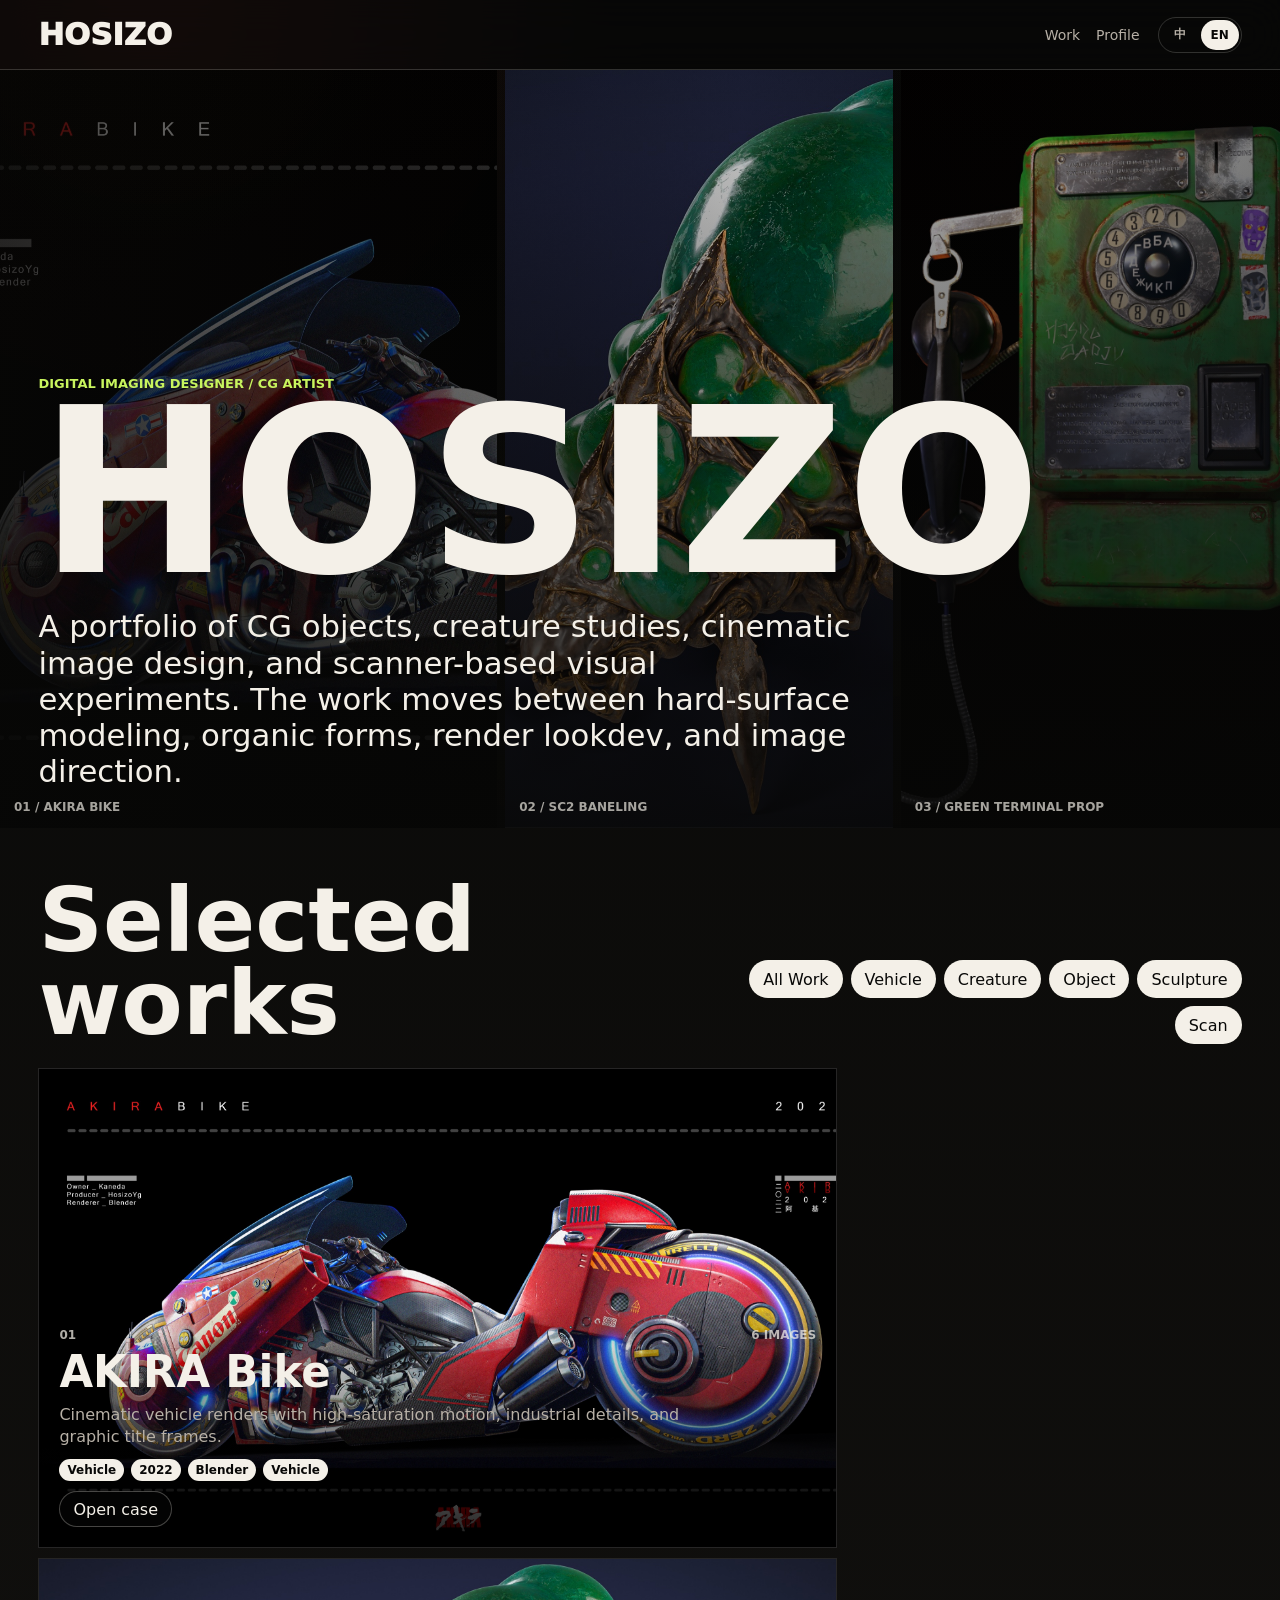
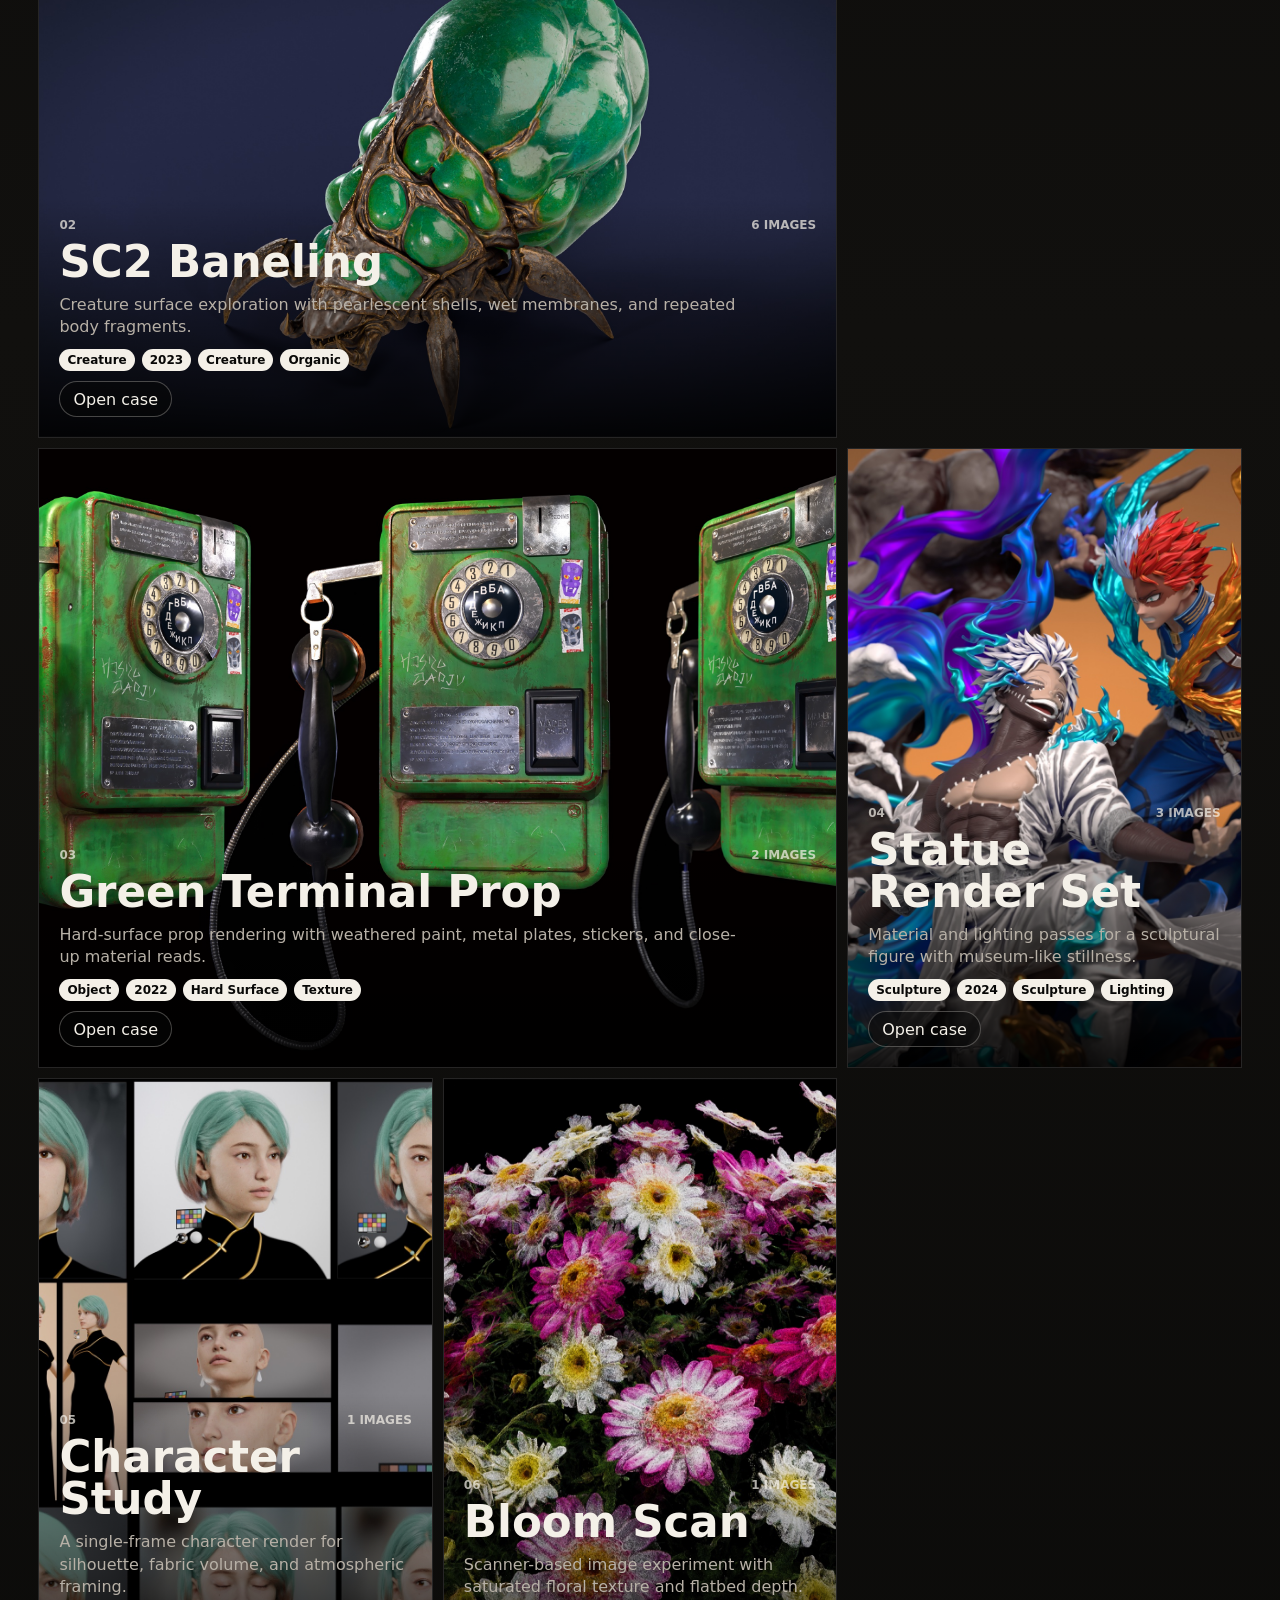
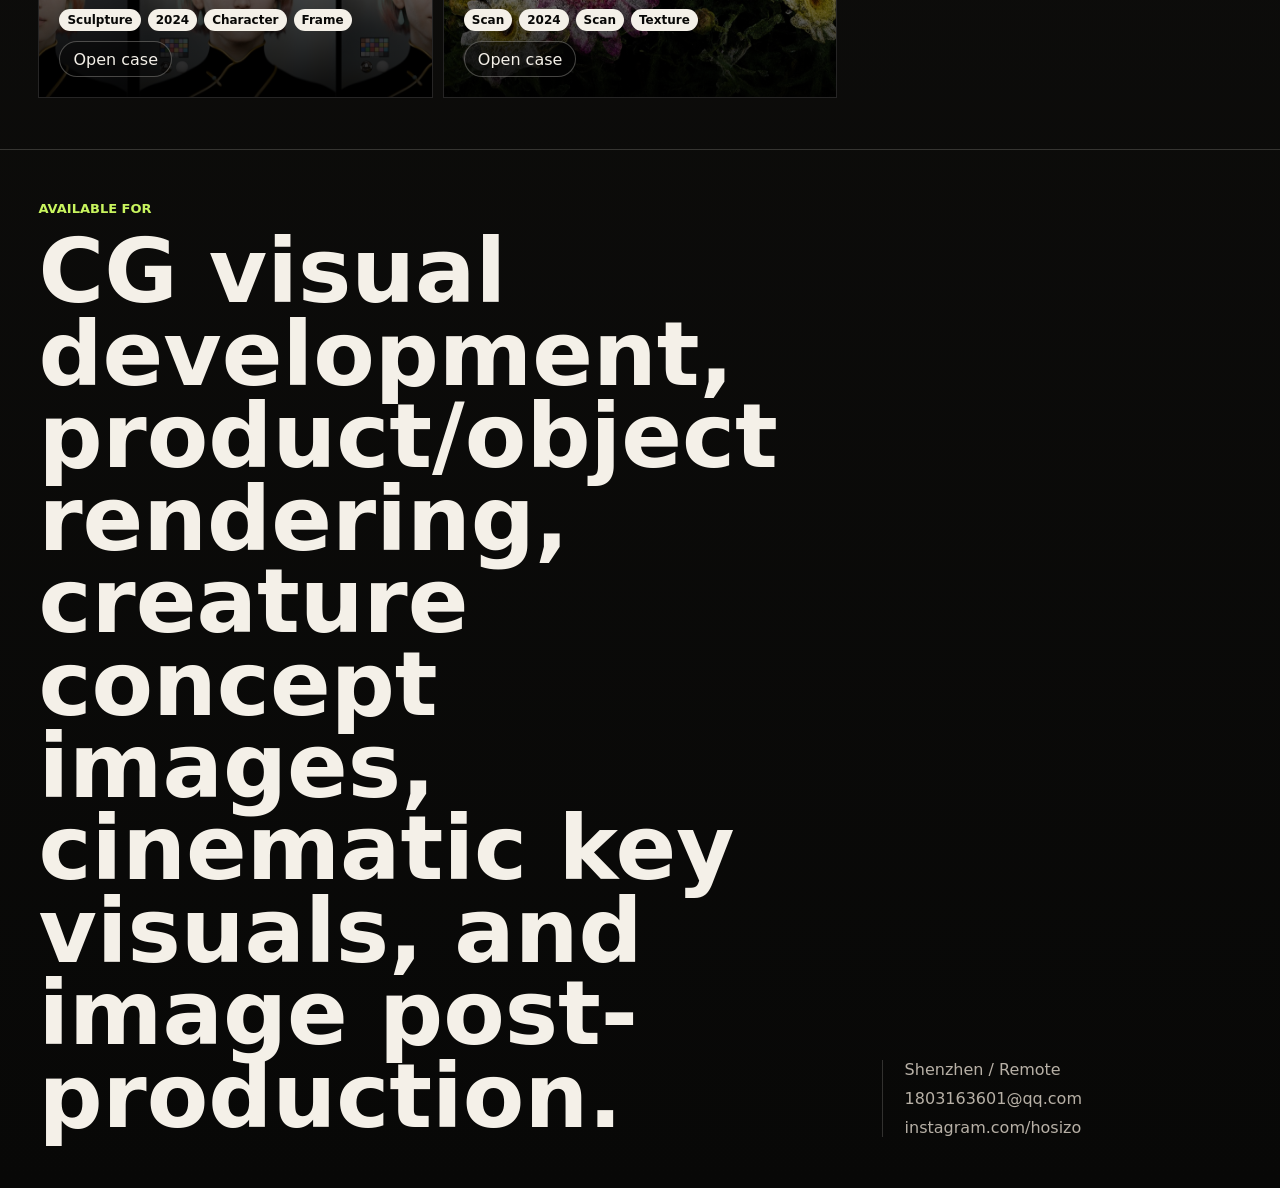
<file: index.html>
<!doctype html>
<html lang="zh-CN">
  <head>
    <meta charset="utf-8">
    <meta name="viewport" content="width=device-width, initial-scale=1">
    <meta name="description" content="HOSIZO digital imaging and CG portfolio">
    <title>HOSIZO - Digital Imaging Designer</title>
    <link rel="stylesheet" href="styles.css?v=20260508-3">
  </head>
  <body>
    <header class="site-header">
      <a class="brand" href="./" aria-label="Home">HOSIZO</a>
      <div class="header-actions">
        <nav aria-label="Portfolio">
          <a href="#work" data-i18n="work">Work</a>
          <a href="#profile" data-i18n="profile">Profile</a>
        </nav>
        <div class="lang-toggle" id="lang-toggle" aria-label="Language">
          <button type="button" data-lang="zh">中</button>
          <button type="button" data-lang="en">EN</button>
        </div>
      </div>
    </header>

    <main>
      <section class="hero" id="top">
        <div class="hero-media" id="hero-media"></div>
        <div class="hero-copy">
          <p id="profile-role">Digital Imaging Designer</p>
          <h1 id="profile-name">HOSIZO</h1>
          <p id="profile-intro"></p>
        </div>
      </section>

      <section class="work-shell" id="work">
        <div class="section-head">
          <h2 id="work-title">Work</h2>
          <div class="filter-row" id="filters" aria-label="Project filters"></div>
        </div>
        <div class="work-grid" id="work-grid" aria-live="polite"></div>
      </section>

      <section class="profile-band" id="profile">
        <div>
          <p class="label" id="available-label">Available for</p>
          <h2 id="availability"></h2>
        </div>
        <div class="profile-card">
          <p id="profile-location"></p>
          <a id="profile-email" href="mailto:hello@example.com"></a>
          <a id="profile-social" href="#" target="_blank" rel="noreferrer"></a>
        </div>
      </section>
    </main>

    <dialog id="project-dialog">
      <button class="icon-close" id="dialog-close" aria-label="Close">x</button>
      <div id="dialog-content"></div>
    </dialog>

    <script src="app.js?v=20260508-3" type="module"></script>
  </body>
</html>
</file>
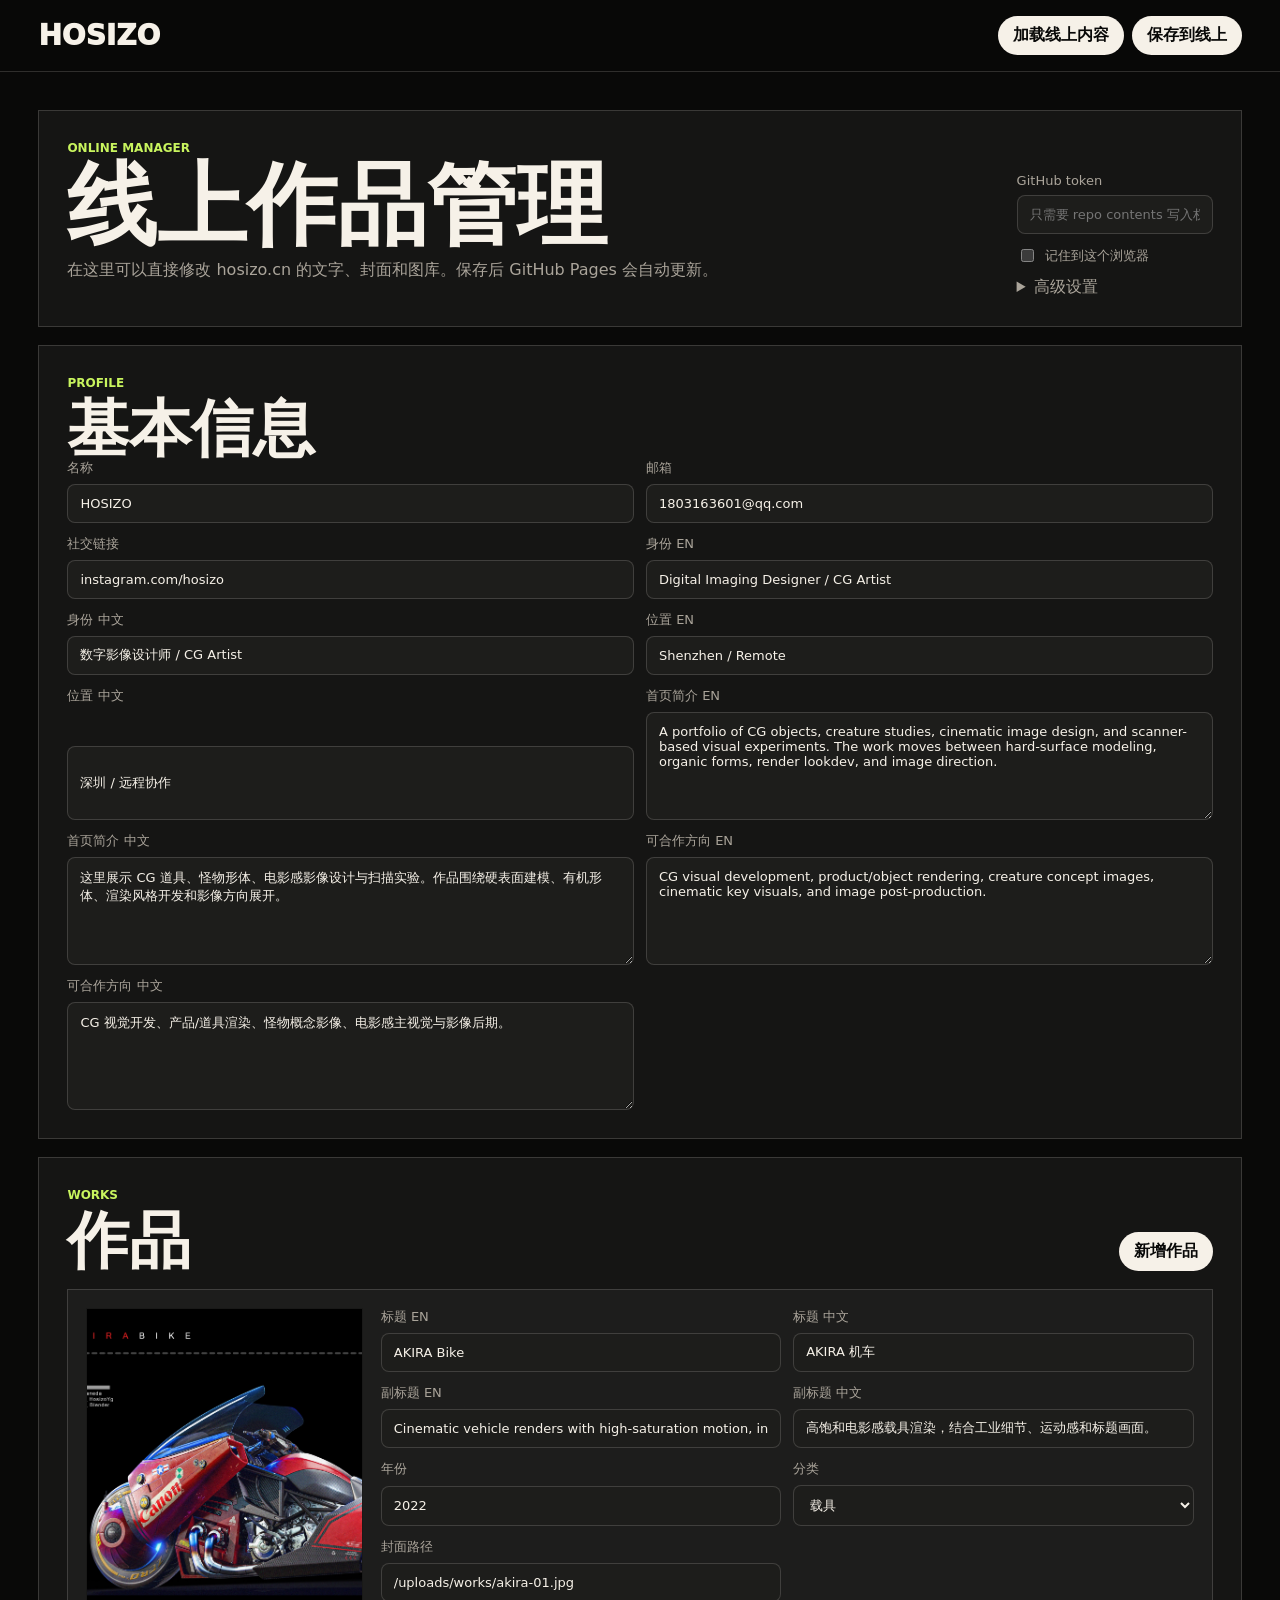
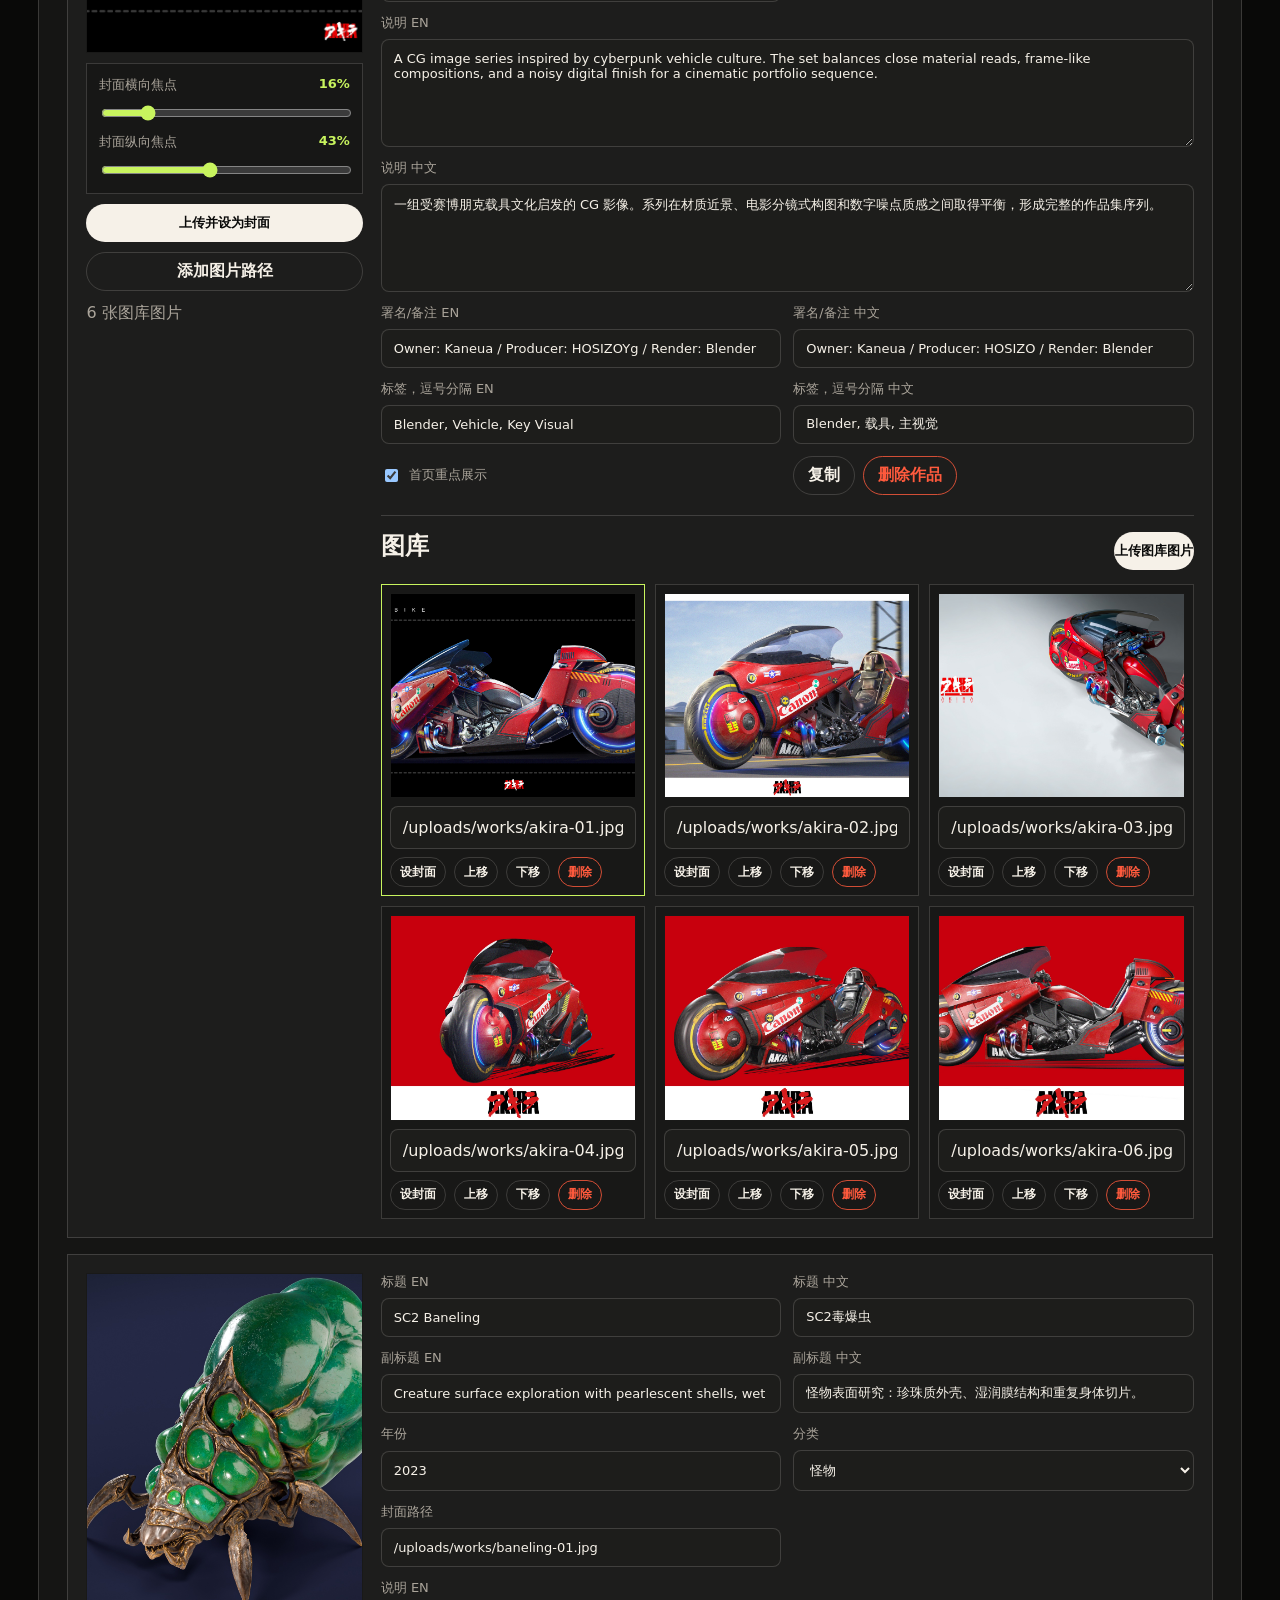
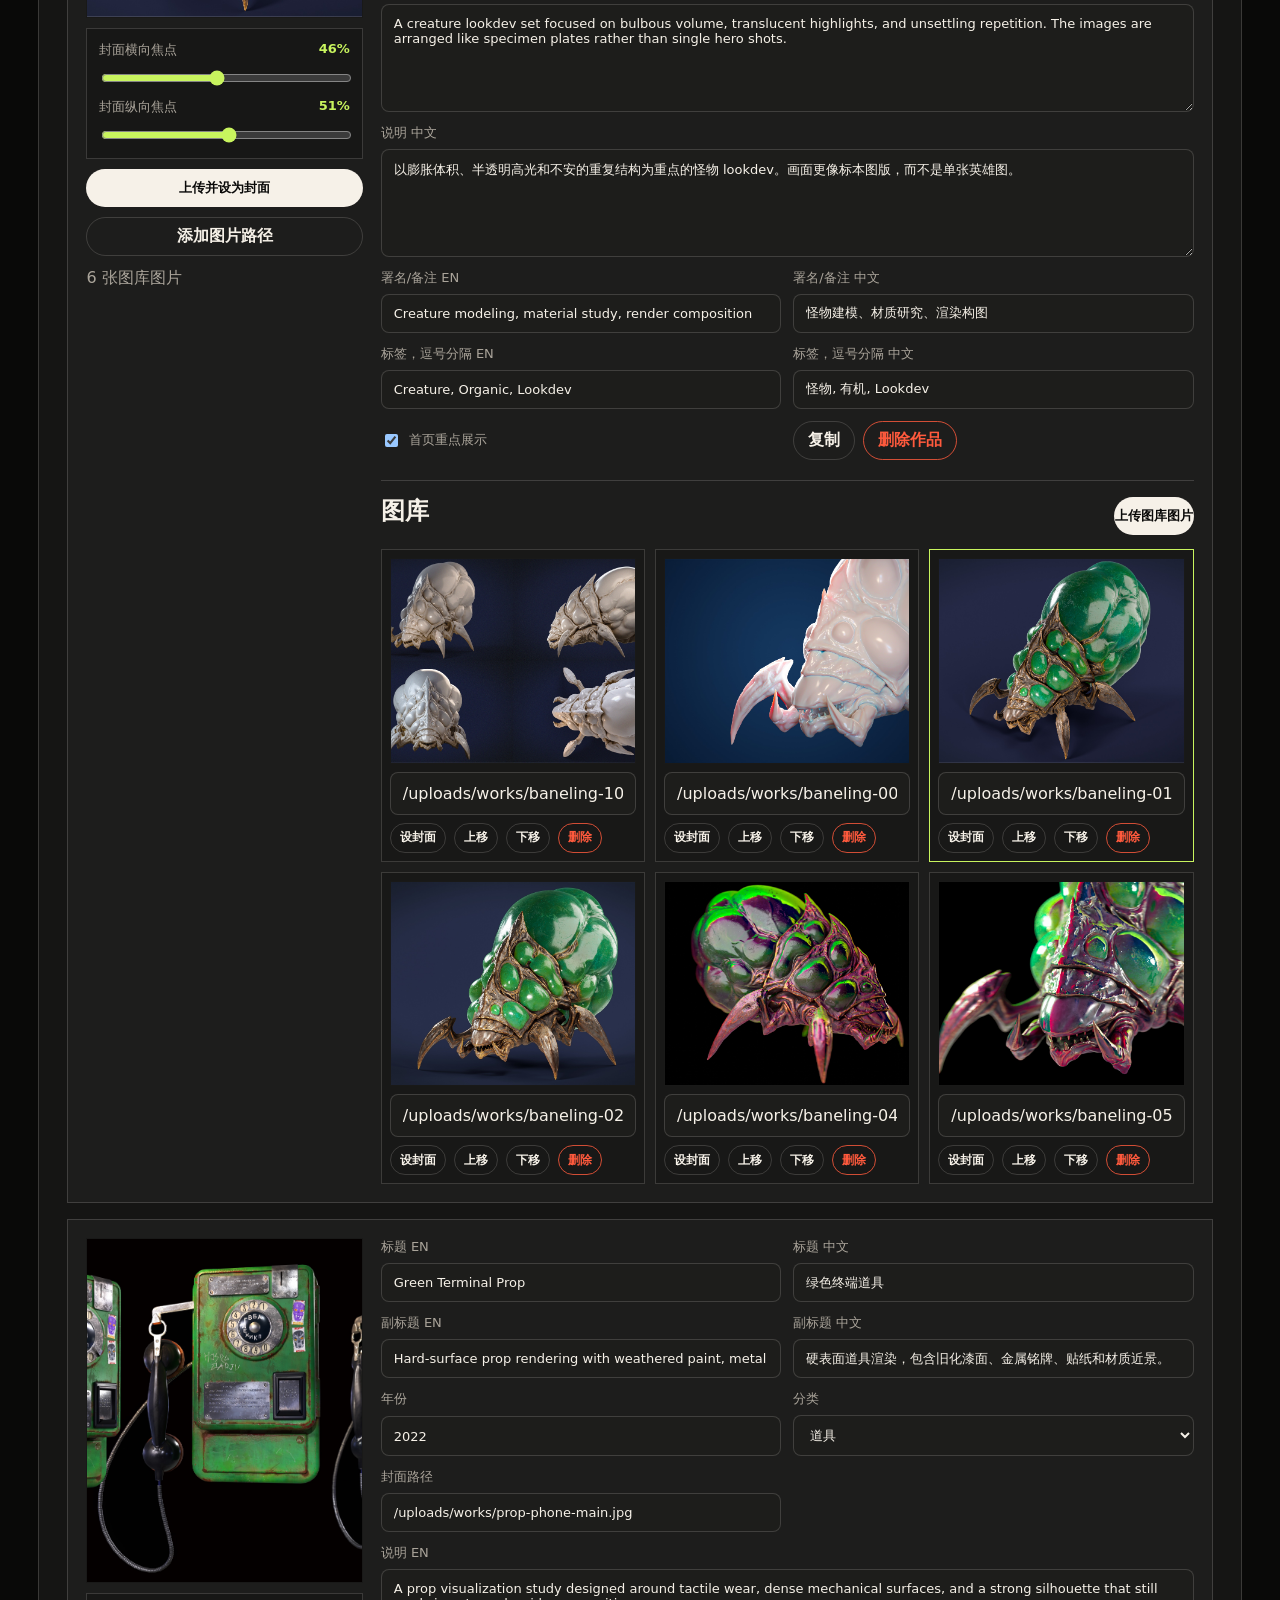
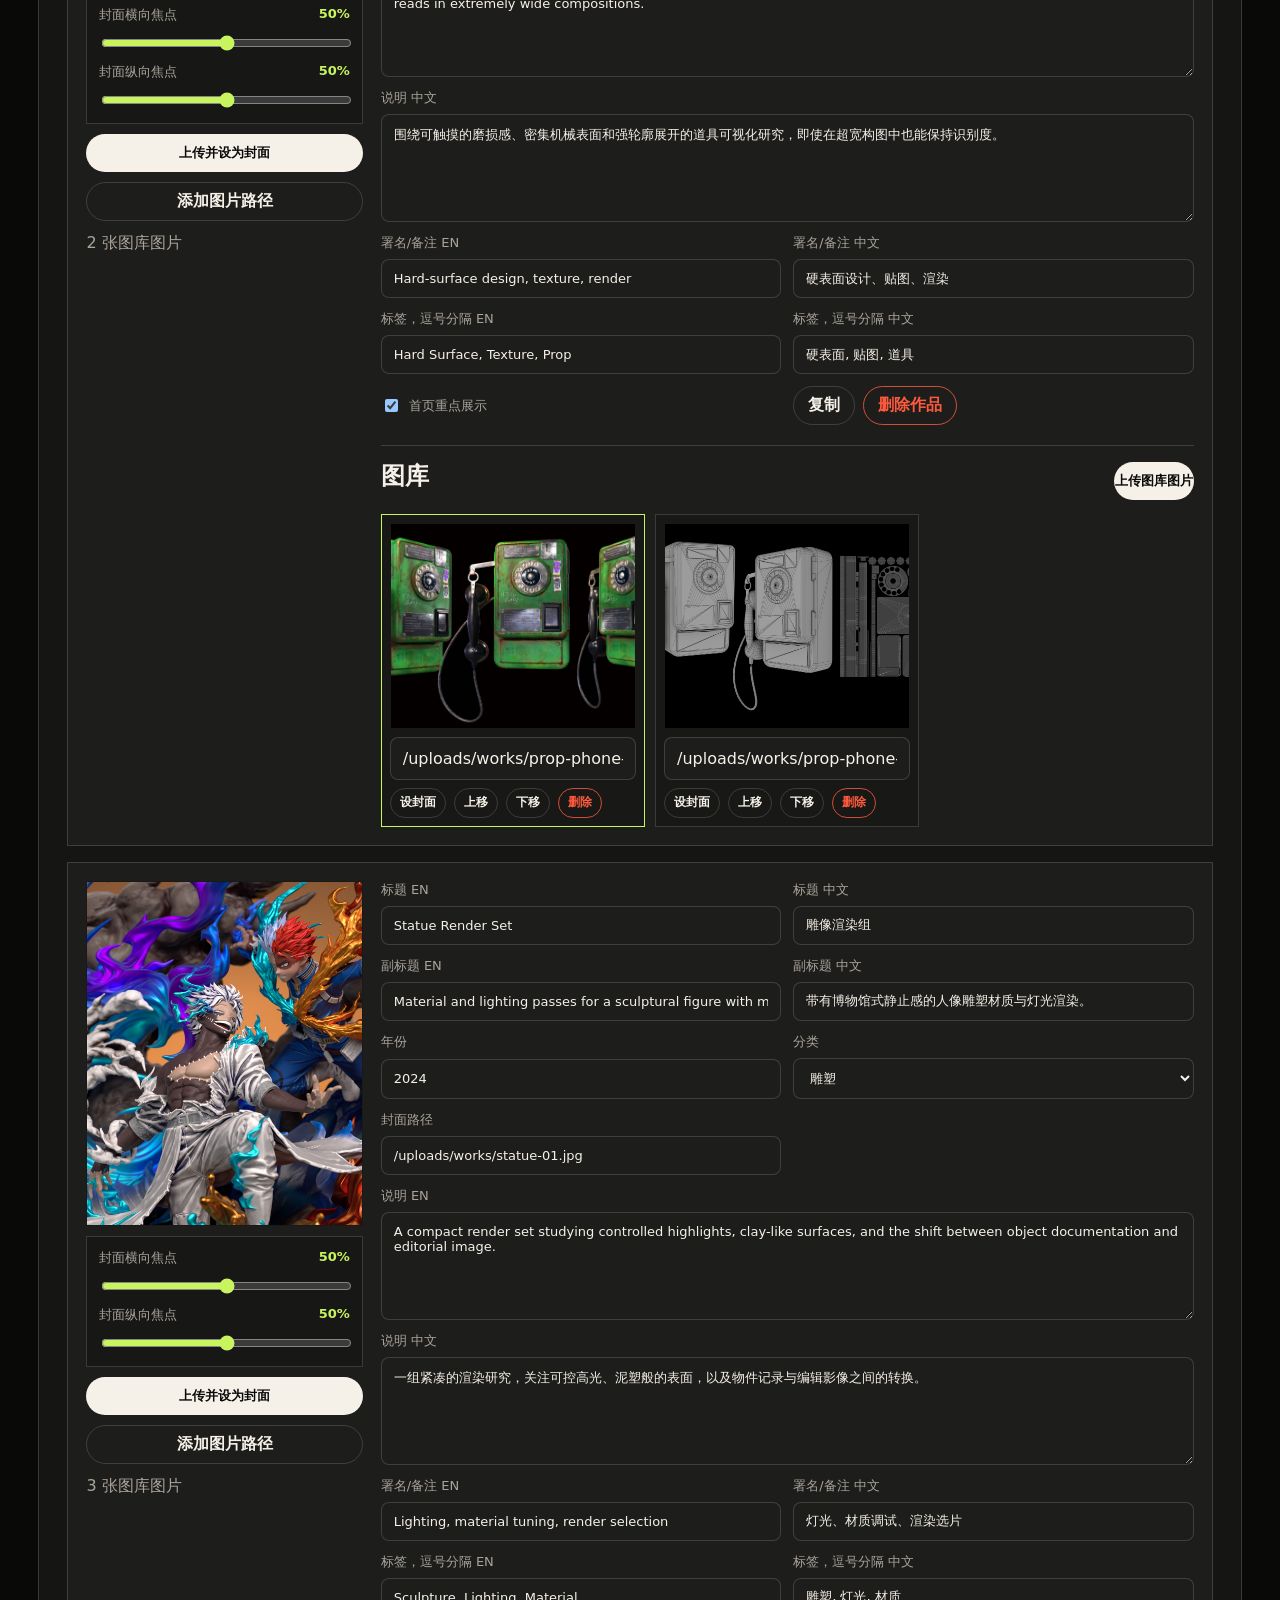
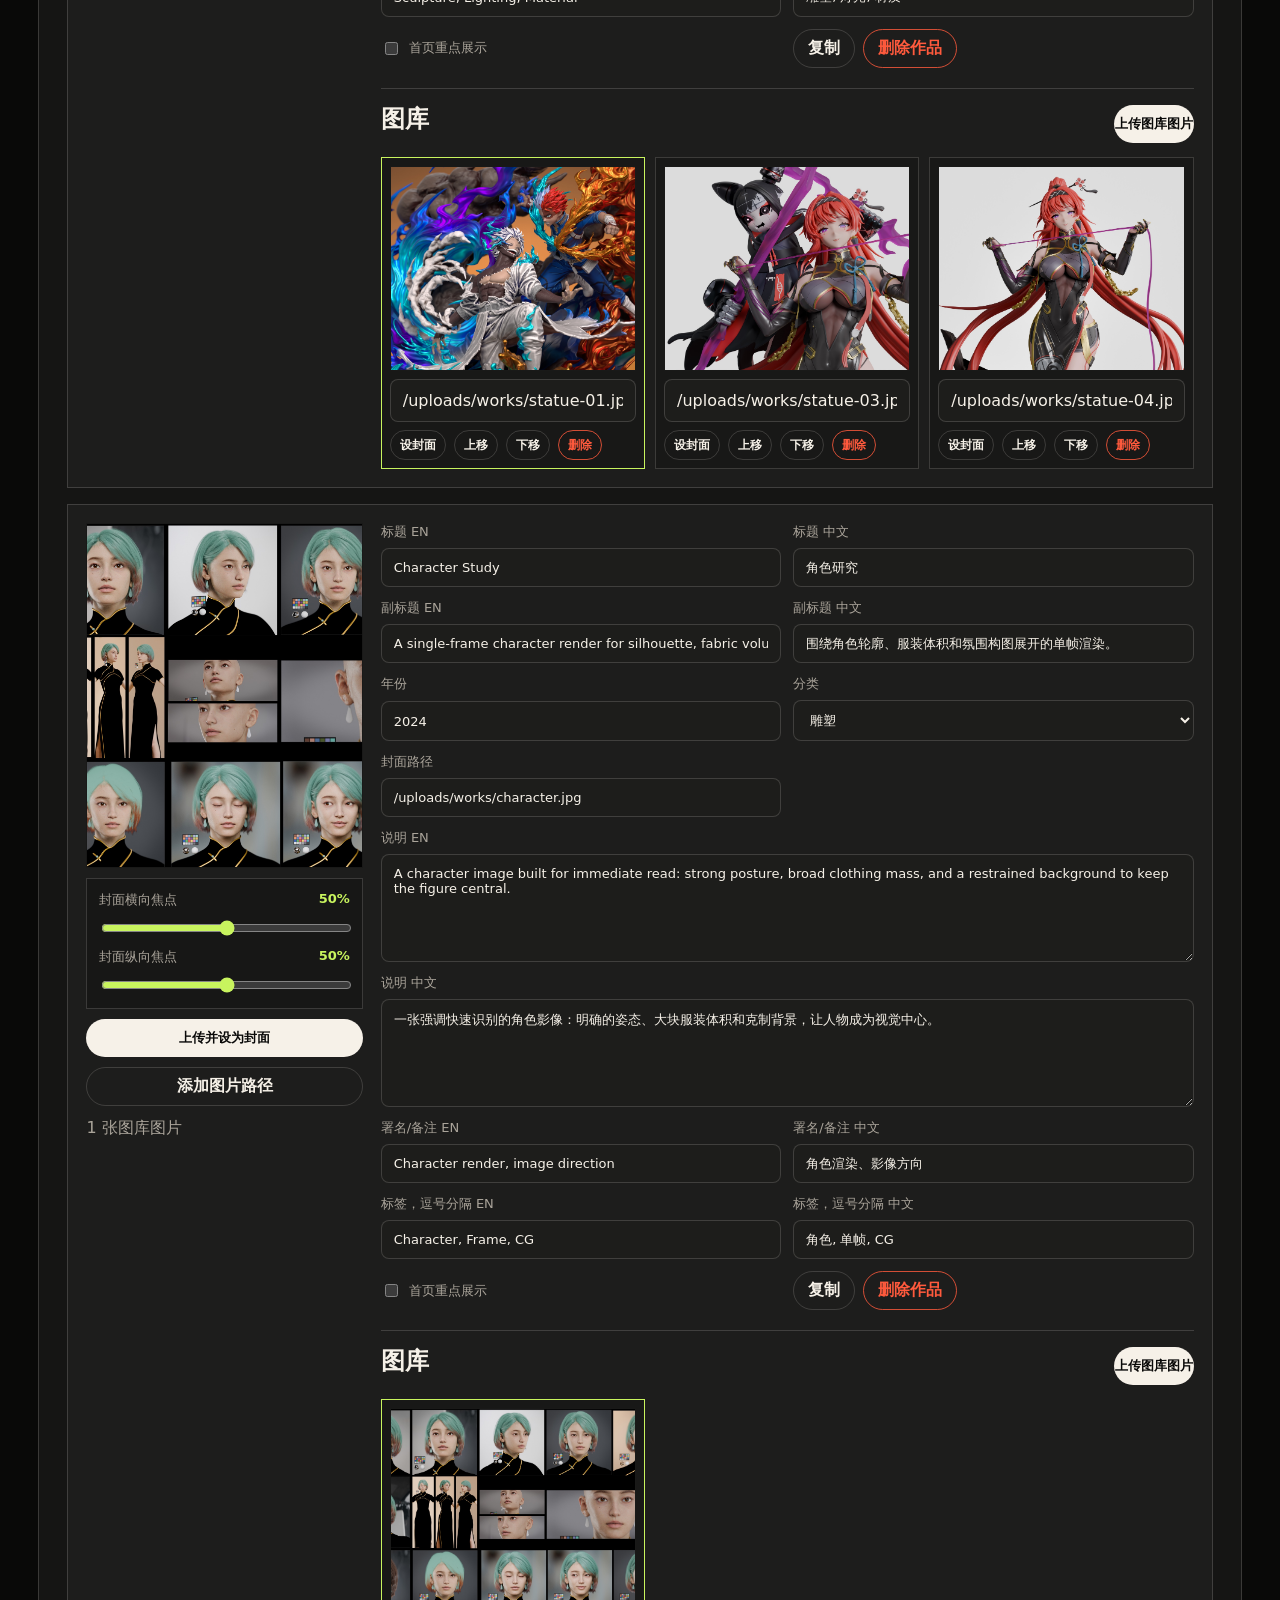
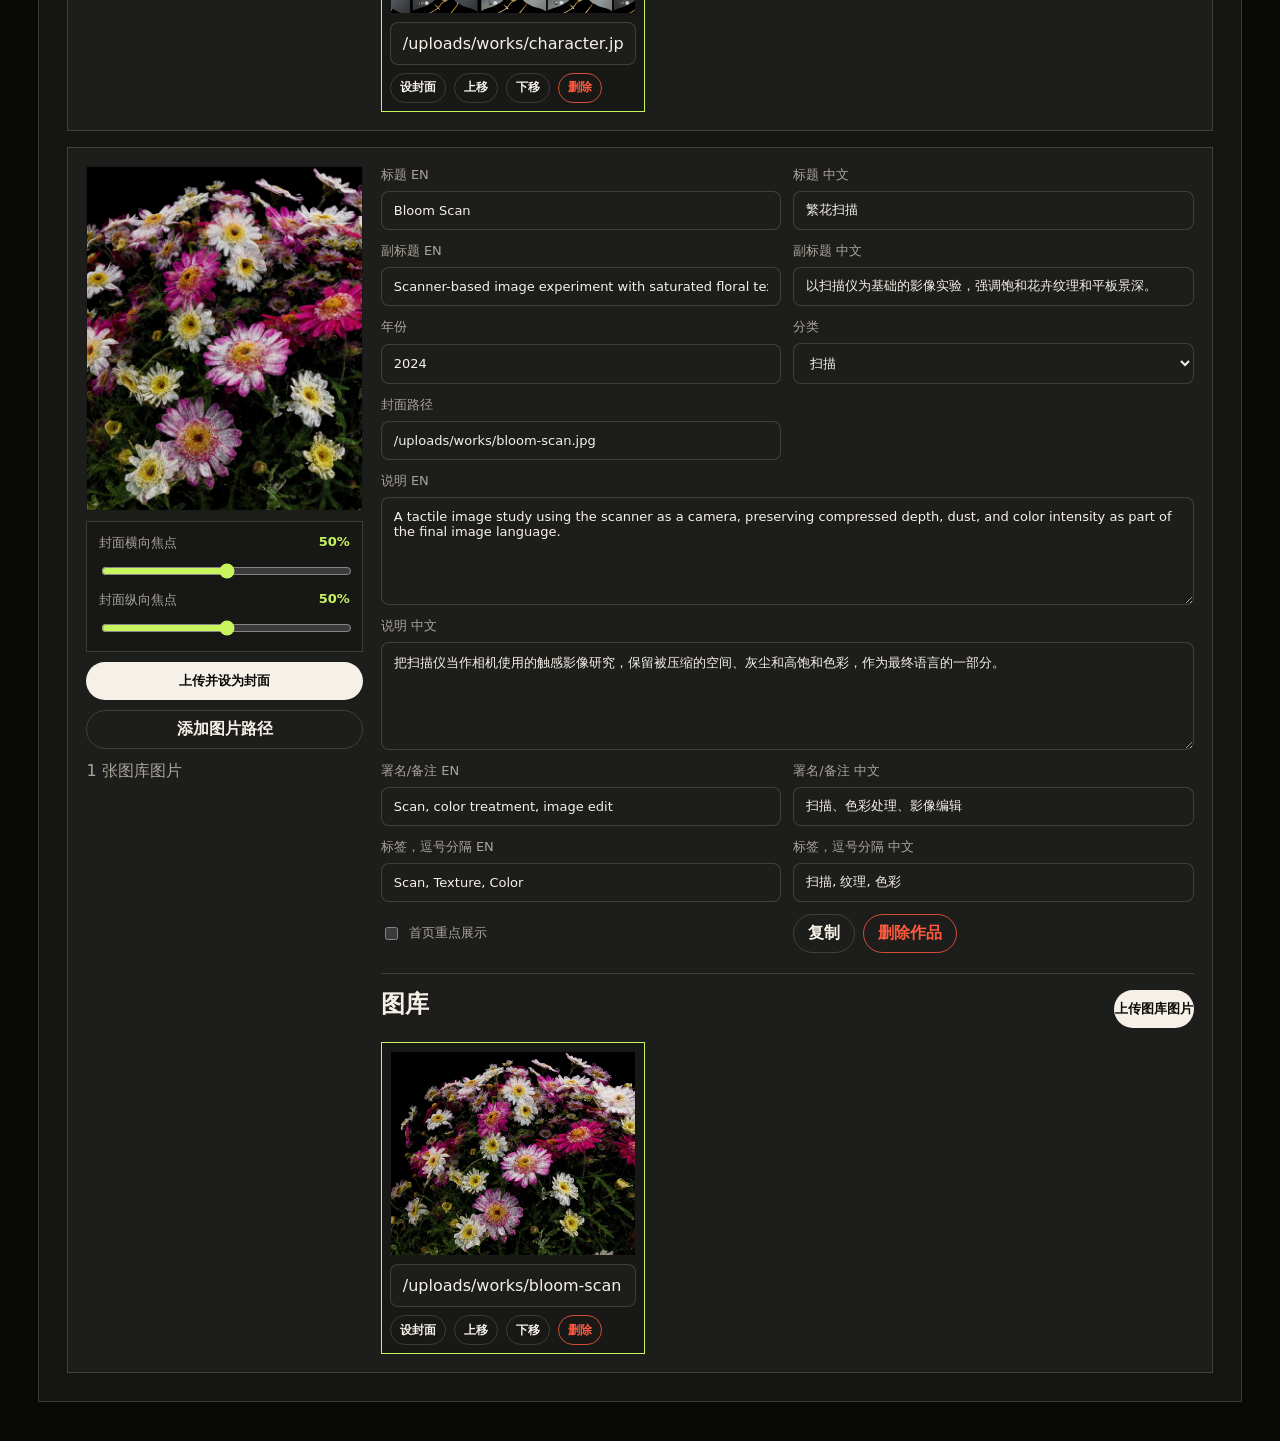
<file: manage/index.html>
<!doctype html>
<html lang="zh-CN">
  <head>
    <meta charset="utf-8">
    <meta name="viewport" content="width=device-width, initial-scale=1">
    <meta name="robots" content="noindex,nofollow">
    <title>HOSIZO Online Manager</title>
    <link rel="stylesheet" href="./manage.css?v=20260508-3">
  </head>
  <body>
    <header class="topbar">
      <a class="brand" href="../">HOSIZO</a>
      <div class="top-actions">
        <button id="load-site" type="button">加载线上内容</button>
        <button id="save-site" type="button">保存到线上</button>
      </div>
    </header>

    <main>
      <section class="panel auth-panel">
        <div>
          <p class="eyebrow">Online manager</p>
          <h1>线上作品管理</h1>
          <p>在这里可以直接修改 hosizo.cn 的文字、封面和图库。保存后 GitHub Pages 会自动更新。</p>
        </div>
        <div class="auth-grid">
          <label>
            <span>GitHub token</span>
            <input id="github-token" type="password" placeholder="只需要 repo contents 写入权限">
          </label>
          <label class="remember">
            <input id="remember-token" type="checkbox">
            <span>记住到这个浏览器</span>
          </label>
          <details>
            <summary>高级设置</summary>
            <div class="settings-grid">
              <label>
                <span>Owner</span>
                <input id="repo-owner" value="shardbigwhite-dotcom">
              </label>
              <label>
                <span>Repo</span>
                <input id="repo-name" value="hosizo-portfolio">
              </label>
              <label>
                <span>Branch</span>
                <input id="repo-branch" value="gh-pages">
              </label>
            </div>
          </details>
        </div>
      </section>

      <section class="panel">
        <div class="section-head">
          <div>
            <p class="eyebrow">Profile</p>
            <h2>基本信息</h2>
          </div>
        </div>
        <div class="form-grid" id="profile-form"></div>
      </section>

      <section class="panel">
        <div class="section-head">
          <div>
            <p class="eyebrow">Works</p>
            <h2>作品</h2>
          </div>
          <button id="add-project" type="button">新增作品</button>
        </div>
        <div id="projects-form" class="projects-form"></div>
      </section>
    </main>

    <div class="toast" id="toast" role="status"></div>
    <script src="./manage.js?v=20260508-3" type="module"></script>
  </body>
</html>
</file>
<file: styles.css>
:root {
  color-scheme: dark;
  --bg: #080807;
  --ink: #f4f0e8;
  --muted: #b7b0a6;
  --soft: rgba(244, 240, 232, 0.72);
  --line: rgba(244, 240, 232, 0.18);
  --panel: #141413;
  --hot: #ff5a3d;
  --acid: #c8f45e;
  --blue: #72a7ff;
}

* {
  box-sizing: border-box;
}

html {
  scroll-behavior: smooth;
}

body {
  margin: 0;
  overflow-x: hidden;
  background:
    radial-gradient(circle at 12% 0%, rgba(255, 90, 61, 0.16), transparent 28rem),
    linear-gradient(180deg, #080807 0%, #11100e 44%, #080807 100%);
  color: var(--ink);
  font-family: Inter, ui-sans-serif, system-ui, -apple-system, BlinkMacSystemFont, "Segoe UI", sans-serif;
  letter-spacing: 0;
}

a {
  color: inherit;
  text-decoration: none;
}

button,
input,
textarea {
  font: inherit;
}

button {
  -webkit-tap-highlight-color: transparent;
}

.site-header,
.admin-header {
  position: sticky;
  top: 0;
  z-index: 10;
  display: flex;
  align-items: center;
  justify-content: space-between;
  gap: 24px;
  min-height: 70px;
  padding: 16px clamp(18px, 3vw, 44px);
  background: rgba(8, 8, 7, 0.72);
  border-bottom: 1px solid var(--line);
  backdrop-filter: blur(18px);
}

.brand {
  font-weight: 950;
  font-size: clamp(20px, 2.4vw, 34px);
  line-height: 0.9;
}

nav {
  display: flex;
  flex-wrap: wrap;
  justify-content: flex-end;
  gap: 16px;
  color: var(--muted);
  font-size: 14px;
}

nav a:hover {
  color: var(--ink);
}

.header-actions {
  display: flex;
  align-items: center;
  justify-content: flex-end;
  gap: 18px;
}

.lang-toggle {
  display: inline-flex;
  align-items: center;
  gap: 2px;
  padding: 2px;
  border: 1px solid var(--line);
  border-radius: 999px;
}

.lang-toggle button {
  min-width: 38px;
  min-height: 30px;
  border: 0;
  border-radius: 999px;
  background: transparent;
  color: var(--muted);
  cursor: pointer;
  font-size: 12px;
  font-weight: 850;
}

.lang-toggle button.active {
  background: var(--ink);
  color: var(--bg);
}

.hero {
  min-height: calc(92svh - 70px);
  display: grid;
  align-items: end;
  padding: clamp(18px, 3vw, 44px);
  position: relative;
  overflow: hidden;
}

.hero-media {
  position: absolute;
  inset: 0;
  display: grid;
  grid-template-columns: 1.18fr 0.92fr 0.9fr;
  gap: 8px;
  opacity: 0.94;
}

.hero-media::after {
  content: "";
  position: absolute;
  inset: 0;
  pointer-events: none;
  background:
    linear-gradient(180deg, rgba(8, 8, 7, 0.06), rgba(8, 8, 7, 0.88)),
    linear-gradient(90deg, rgba(8, 8, 7, 0.72), rgba(8, 8, 7, 0.08) 58%, rgba(8, 8, 7, 0.42));
}

.hero-frame {
  position: relative;
  min-width: 0;
  border: 0;
  padding: 0;
  overflow: hidden;
  background: #000;
  color: var(--ink);
  cursor: pointer;
}

.hero-frame img,
.hero-frame video {
  width: 100%;
  height: 100%;
  min-height: 100%;
  object-fit: cover;
  display: block;
  filter: saturate(1.06) contrast(1.02);
  transition: transform 0.9s ease;
}

.hero-frame:hover img,
.hero-frame:hover video {
  transform: scale(1.035);
}

.hero-frame span {
  position: absolute;
  left: 14px;
  right: 14px;
  bottom: 14px;
  z-index: 1;
  display: flex;
  justify-content: space-between;
  gap: 12px;
  color: var(--soft);
  font-size: 12px;
  font-weight: 800;
  text-transform: uppercase;
}

.hero-copy {
  position: relative;
  max-width: 1120px;
  z-index: 1;
}

.hero-copy p:first-child,
.label {
  margin: 0 0 14px;
  color: var(--acid);
  text-transform: uppercase;
  font-size: 13px;
  font-weight: 850;
}

.hero-copy h1 {
  margin: 0;
  font-size: clamp(78px, 18vw, 270px);
  line-height: 0.76;
  letter-spacing: 0;
}

.hero-copy p:last-child {
  max-width: 820px;
  margin: 28px 0 0;
  color: var(--ink);
  font-size: clamp(19px, 2.4vw, 34px);
  line-height: 1.18;
}

.work-shell,
.profile-band {
  padding: clamp(28px, 4vw, 58px) clamp(18px, 3vw, 44px);
}

.section-head {
  display: flex;
  align-items: flex-end;
  justify-content: space-between;
  gap: 22px;
  margin-bottom: 24px;
}

.section-head h1,
.section-head h2 {
  margin: 0;
  font-size: clamp(38px, 7vw, 104px);
  line-height: 0.92;
}

.filter-row {
  display: flex;
  flex-wrap: wrap;
  justify-content: flex-end;
  gap: 8px;
  max-width: 620px;
}

.filter-row button,
.section-head button,
.admin-header button {
  min-height: 38px;
  border: 1px solid var(--line);
  background: rgba(244, 240, 232, 0.04);
  color: var(--ink);
  padding: 8px 13px;
  border-radius: 999px;
  cursor: pointer;
}

.filter-row button:hover {
  border-color: rgba(244, 240, 232, 0.48);
}

.filter-row button.active,
.section-head button,
.admin-header button {
  background: var(--ink);
  color: var(--bg);
}

.work-grid {
  display: grid;
  grid-template-columns: repeat(12, 1fr);
  gap: 10px;
}

.project-tile {
  grid-column: span 4;
  min-height: 480px;
  position: relative;
  overflow: hidden;
  cursor: pointer;
  background: var(--panel);
  border: 1px solid rgba(244, 240, 232, 0.08);
}

.project-tile.featured {
  grid-column: span 8;
}

.project-tile:nth-child(3n) {
  min-height: 620px;
}

.tile-media,
.tile-media img,
.tile-media video,
.dialog-media,
.dialog-media img,
.dialog-media video {
  width: 100%;
  height: 100%;
}

.tile-media img,
.tile-media video,
.dialog-media img,
.dialog-media video {
  object-fit: cover;
  display: block;
  transition: transform 0.72s ease, filter 0.72s ease;
}

.project-tile:hover img,
.project-tile:hover video {
  transform: scale(1.045);
  filter: saturate(1.12) contrast(1.04);
}

.tile-copy {
  position: absolute;
  inset: auto 0 0;
  display: grid;
  gap: 10px;
  padding: 20px;
  background: linear-gradient(180deg, transparent, rgba(0, 0, 0, 0.9));
}

.tile-kicker,
.tag-row,
.dialog-tags {
  display: flex;
  flex-wrap: wrap;
  gap: 7px;
}

.tile-kicker {
  justify-content: space-between;
  color: var(--soft);
  font-size: 12px;
  font-weight: 850;
  text-transform: uppercase;
}

.tile-copy h3 {
  max-width: 840px;
  margin: 0;
  font-size: clamp(28px, 3.4vw, 54px);
  line-height: 0.96;
}

.tile-copy p {
  max-width: 680px;
  margin: 0;
  color: var(--muted);
  line-height: 1.42;
}

.tag-row span,
.dialog-tags span {
  color: var(--bg);
  background: var(--ink);
  padding: 4px 8px;
  border-radius: 999px;
  font-size: 12px;
  font-weight: 800;
}

.tile-copy button {
  justify-self: start;
  min-height: 36px;
  border: 1px solid rgba(244, 240, 232, 0.28);
  border-radius: 999px;
  background: rgba(8, 8, 7, 0.48);
  color: var(--ink);
  padding: 7px 13px;
  cursor: pointer;
}

.profile-band {
  min-height: 58svh;
  display: grid;
  grid-template-columns: minmax(0, 1fr) minmax(240px, 360px);
  gap: 42px;
  align-items: end;
  border-top: 1px solid var(--line);
}

.profile-band h2 {
  max-width: 1040px;
  margin: 0;
  font-size: clamp(36px, 7vw, 116px);
  line-height: 0.92;
}

.profile-card {
  display: grid;
  gap: 10px;
  color: var(--muted);
  border-left: 1px solid var(--line);
  padding-left: 22px;
}

.profile-card p {
  margin: 0;
}

dialog {
  width: min(1360px, calc(100vw - 28px));
  max-height: calc(100svh - 28px);
  border: 1px solid var(--line);
  background: #0d0d0c;
  color: var(--ink);
  padding: 0;
}

dialog::backdrop {
  background: rgba(0, 0, 0, 0.78);
  backdrop-filter: blur(4px);
}

.icon-close {
  position: absolute;
  top: 12px;
  right: 12px;
  z-index: 4;
  width: 40px;
  height: 40px;
  border: 0;
  border-radius: 50%;
  background: var(--ink);
  color: var(--bg);
  cursor: pointer;
  font-size: 20px;
  line-height: 1;
}

#dialog-content {
  display: grid;
  grid-template-columns: minmax(0, 1.25fr) minmax(300px, 0.55fr);
  min-height: min(780px, calc(100svh - 30px));
}

.dialog-stage {
  position: relative;
  min-width: 0;
  background: #000;
}

.dialog-media img,
.dialog-media video {
  object-fit: contain;
  background: #000;
}

.dialog-nav {
  position: absolute;
  top: 50%;
  z-index: 3;
  width: 42px;
  height: 42px;
  border: 1px solid rgba(244, 240, 232, 0.24);
  border-radius: 50%;
  background: rgba(8, 8, 7, 0.62);
  color: var(--ink);
  cursor: pointer;
  font-size: 30px;
  line-height: 36px;
  transform: translateY(-50%);
}

.dialog-nav.prev {
  left: 12px;
}

.dialog-nav.next {
  right: 12px;
}

.dialog-copy {
  display: grid;
  align-content: end;
  gap: 14px;
  padding: clamp(22px, 4vw, 44px);
}

.dialog-copy p {
  margin: 0;
  color: var(--muted);
  line-height: 1.5;
}

.dialog-copy p:first-child,
.dialog-copy small {
  color: var(--soft);
}

.dialog-copy h2 {
  margin: 0;
  font-size: clamp(40px, 5.8vw, 82px);
  line-height: 0.92;
}

.dialog-copy h3 {
  margin: 0;
  color: var(--acid);
  font-size: 20px;
  line-height: 1.25;
}

.thumb-strip {
  display: grid;
  grid-template-columns: repeat(4, 1fr);
  gap: 8px;
  margin-top: 10px;
}

.thumb-strip button {
  aspect-ratio: 1.2;
  min-width: 0;
  border: 1px solid transparent;
  padding: 0;
  overflow: hidden;
  background: #000;
  cursor: pointer;
}

.thumb-strip button.active {
  border-color: var(--acid);
}

.thumb-strip img,
.thumb-strip video {
  width: 100%;
  height: 100%;
  object-fit: cover;
  display: block;
}

@media (max-width: 1000px) {
  .project-tile,
  .project-tile.featured {
    grid-column: span 6;
    min-height: 390px;
  }

  .project-tile:nth-child(3n) {
    min-height: 450px;
  }

  #dialog-content,
  .profile-band {
    grid-template-columns: 1fr;
  }

  .dialog-stage {
    height: 62svh;
  }

  .dialog-copy {
    align-content: start;
  }
}

@media (max-width: 680px) {
  .site-header,
  .admin-header,
  .section-head {
    align-items: flex-start;
    flex-direction: column;
    gap: 12px;
  }

  .site-header {
    min-height: auto;
    padding: 12px 14px;
  }

  .header-actions {
    width: 100%;
    justify-content: space-between;
    gap: 10px;
  }

  nav {
    gap: 12px;
    font-size: 13px;
  }

  .hero {
    min-height: 82svh;
    padding: 16px;
  }

  .hero-media {
    grid-template-columns: 1fr;
  }

  .hero-frame:nth-child(n + 2) {
    display: none;
  }

  .hero-frame span {
    display: none;
  }

  .hero-copy h1 {
    font-size: clamp(64px, 22vw, 116px);
  }

  .hero-copy p:last-child {
    margin-top: 18px;
    font-size: 18px;
    line-height: 1.28;
  }

  .work-shell,
  .profile-band {
    padding: 24px 14px;
  }

  .filter-row {
    width: 100%;
    justify-content: flex-start;
  }

  .filter-row button,
  .tile-copy button {
    min-height: 42px;
  }

  .project-tile,
  .project-tile.featured,
  .project-tile:nth-child(3n) {
    grid-column: span 12;
    min-height: min(520px, 72svh);
  }

  .tile-copy {
    padding: 16px;
  }

  .tile-copy h3 {
    font-size: clamp(28px, 11vw, 48px);
  }

  .tile-copy p {
    font-size: 14px;
  }

  dialog {
    width: 100vw;
    max-width: 100vw;
    height: 100svh;
    max-height: 100svh;
  }

  #dialog-content {
    min-height: 100svh;
    overflow-y: auto;
  }

  .dialog-stage {
    height: 48svh;
    min-height: 320px;
  }

  .dialog-copy {
    padding: 20px 16px 28px;
  }

  .thumb-strip {
    grid-template-columns: repeat(3, 1fr);
  }
}
</file>
<file: manage/manage.css>
:root {
  color-scheme: dark;
  --bg: #090908;
  --panel: #151514;
  --field: #1d1d1b;
  --ink: #f6f1e8;
  --muted: #aaa49a;
  --line: rgba(246, 241, 232, 0.16);
  --accent: #c8f45e;
  --hot: #ff5a3d;
}

* {
  box-sizing: border-box;
}

body {
  margin: 0;
  background: var(--bg);
  color: var(--ink);
  font-family: Inter, ui-sans-serif, system-ui, -apple-system, BlinkMacSystemFont, "Segoe UI", sans-serif;
}

button,
input,
textarea,
select {
  font: inherit;
}

button {
  min-height: 38px;
  border: 1px solid var(--line);
  border-radius: 999px;
  background: var(--ink);
  color: var(--bg);
  padding: 8px 14px;
  cursor: pointer;
  font-weight: 800;
}

button.secondary,
.thumb-actions button,
.project-actions button {
  background: transparent;
  color: var(--ink);
}

button.danger {
  border-color: rgba(255, 90, 61, 0.8);
  background: transparent;
  color: var(--hot);
}

.topbar {
  position: sticky;
  top: 0;
  z-index: 20;
  display: flex;
  align-items: center;
  justify-content: space-between;
  gap: 16px;
  padding: 16px clamp(16px, 3vw, 40px);
  background: rgba(9, 9, 8, 0.82);
  border-bottom: 1px solid var(--line);
  backdrop-filter: blur(16px);
}

.brand {
  color: var(--ink);
  text-decoration: none;
  font-size: 28px;
  font-weight: 950;
}

.top-actions,
.section-head,
.project-actions,
.media-actions,
.thumb-actions {
  display: flex;
  flex-wrap: wrap;
  align-items: center;
  gap: 8px;
}

main {
  display: grid;
  gap: 18px;
  padding: clamp(16px, 3vw, 40px);
}

.panel {
  padding: clamp(16px, 2.4vw, 28px);
  border: 1px solid var(--line);
  background: var(--panel);
}

.auth-panel,
.section-head {
  display: flex;
  justify-content: space-between;
  align-items: flex-end;
  gap: 24px;
}

.auth-panel > div:first-child {
  max-width: 660px;
}

.eyebrow {
  margin: 0 0 8px;
  color: var(--accent);
  font-size: 12px;
  font-weight: 900;
  text-transform: uppercase;
}

h1,
h2,
h3,
p {
  margin-top: 0;
}

h1 {
  margin-bottom: 12px;
  font-size: clamp(44px, 7vw, 96px);
  line-height: 0.9;
}

h2 {
  margin-bottom: 0;
  font-size: clamp(32px, 5vw, 62px);
  line-height: 0.95;
}

h3 {
  margin-bottom: 10px;
  font-size: 24px;
}

p {
  color: var(--muted);
  line-height: 1.5;
}

.auth-grid,
.settings-grid,
.form-grid,
.project-fields {
  display: grid;
  gap: 12px;
}

.settings-grid,
.form-grid,
.project-fields {
  grid-template-columns: repeat(2, minmax(0, 1fr));
}

label {
  display: grid;
  gap: 7px;
  color: var(--muted);
  font-size: 13px;
}

input,
textarea,
select {
  width: 100%;
  border: 1px solid var(--line);
  border-radius: 8px;
  background: var(--field);
  color: var(--ink);
  padding: 11px 12px;
}

textarea {
  min-height: 108px;
  resize: vertical;
}

.remember {
  display: flex;
  align-items: center;
  gap: 8px;
}

.remember input {
  width: auto;
}

details {
  color: var(--muted);
}

summary {
  cursor: pointer;
}

.projects-form {
  display: grid;
  gap: 16px;
  margin-top: 18px;
}

.project-card {
  display: grid;
  grid-template-columns: minmax(220px, 0.34fr) minmax(0, 1fr);
  gap: 18px;
  padding: 18px;
  border: 1px solid var(--line);
  background: rgba(246, 241, 232, 0.035);
}

.cover-box {
  position: sticky;
  top: 88px;
  display: grid;
  gap: 10px;
  align-content: start;
}

.cover-media,
.thumb {
  background: #000;
  border: 1px solid rgba(246, 241, 232, 0.1);
}

.cover-media img,
.cover-media video {
  width: 100%;
  aspect-ratio: 4 / 5;
  object-fit: cover;
  display: block;
}

.crop-controls {
  display: grid;
  gap: 9px;
  padding: 12px;
  border: 1px solid var(--line);
  background: rgba(0, 0, 0, 0.18);
}

.range-field {
  gap: 8px;
}

.range-field span {
  display: flex;
  justify-content: space-between;
  gap: 10px;
}

.range-field strong {
  color: var(--accent);
}

.range-field input {
  padding: 0;
  accent-color: var(--accent);
}

.upload-label {
  display: grid;
  min-height: 38px;
  place-items: center;
  border: 1px solid var(--line);
  border-radius: 999px;
  background: var(--ink);
  color: var(--bg);
  cursor: pointer;
  font-weight: 850;
}

.upload-label input {
  display: none;
}

.project-fields label:has(textarea),
.gallery-block {
  grid-column: 1 / -1;
}

.project-actions {
  align-self: end;
}

.gallery-block {
  display: grid;
  gap: 12px;
  margin-top: 8px;
  padding-top: 14px;
  border-top: 1px solid var(--line);
}

.media-actions {
  justify-content: space-between;
}

.gallery-grid {
  display: grid;
  grid-template-columns: repeat(3, minmax(0, 1fr));
  gap: 10px;
}

.gallery-item {
  display: grid;
  gap: 8px;
  padding: 8px;
  border: 1px solid var(--line);
  background: rgba(0, 0, 0, 0.18);
}

.gallery-item.is-cover {
  border-color: var(--accent);
}

.thumb img,
.thumb video {
  width: 100%;
  aspect-ratio: 1.2;
  object-fit: cover;
  display: block;
}

.thumb-actions button {
  min-height: 30px;
  padding: 5px 9px;
  font-size: 12px;
}

.empty-media {
  display: grid;
  min-height: 180px;
  place-items: center;
  color: var(--muted);
}

.toast {
  position: fixed;
  right: 18px;
  bottom: 18px;
  z-index: 40;
  max-width: min(420px, calc(100vw - 36px));
  padding: 12px 14px;
  border-radius: 8px;
  background: var(--accent);
  color: #111;
  opacity: 0;
  transform: translateY(10px);
  transition: 0.2s ease;
}

.toast.error {
  background: var(--hot);
  color: var(--ink);
}

.toast.visible {
  opacity: 1;
  transform: translateY(0);
}

@media (max-width: 900px) {
  .topbar {
    align-items: flex-start;
    flex-direction: column;
  }

  .top-actions {
    width: 100%;
  }

  .top-actions button {
    flex: 1 1 140px;
  }

  .auth-panel,
  .section-head,
  .project-card {
    grid-template-columns: 1fr;
    flex-direction: column;
    align-items: stretch;
  }

  .cover-box {
    position: static;
  }

  .gallery-grid {
    grid-template-columns: repeat(2, minmax(0, 1fr));
  }
}

@media (max-width: 640px) {
  button,
  .upload-label {
    min-height: 44px;
  }

  main {
    padding: 12px;
  }

  .panel,
  .project-card {
    padding: 14px;
  }

  .settings-grid,
  .form-grid,
  .project-fields,
  .gallery-grid {
    grid-template-columns: 1fr;
  }

  .thumb-actions {
    display: grid;
    grid-template-columns: repeat(2, minmax(0, 1fr));
  }
}
</file>
